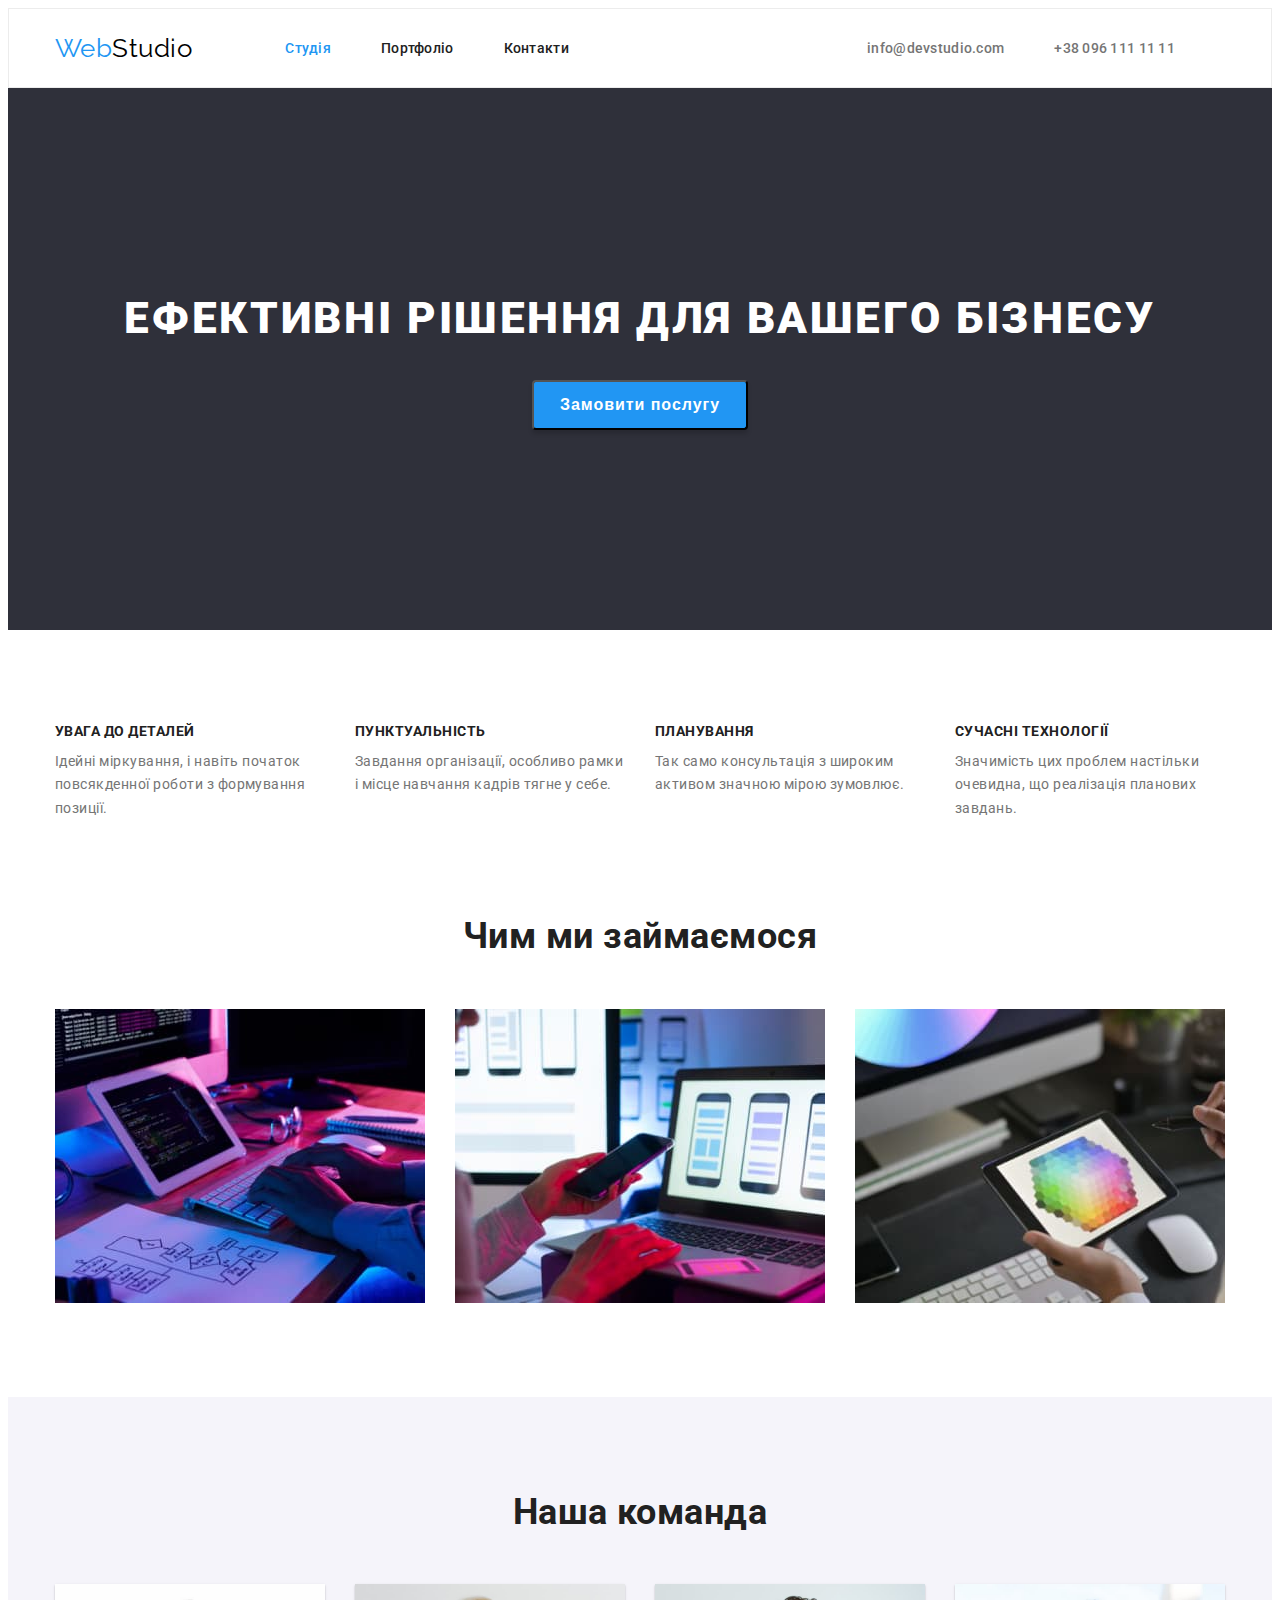
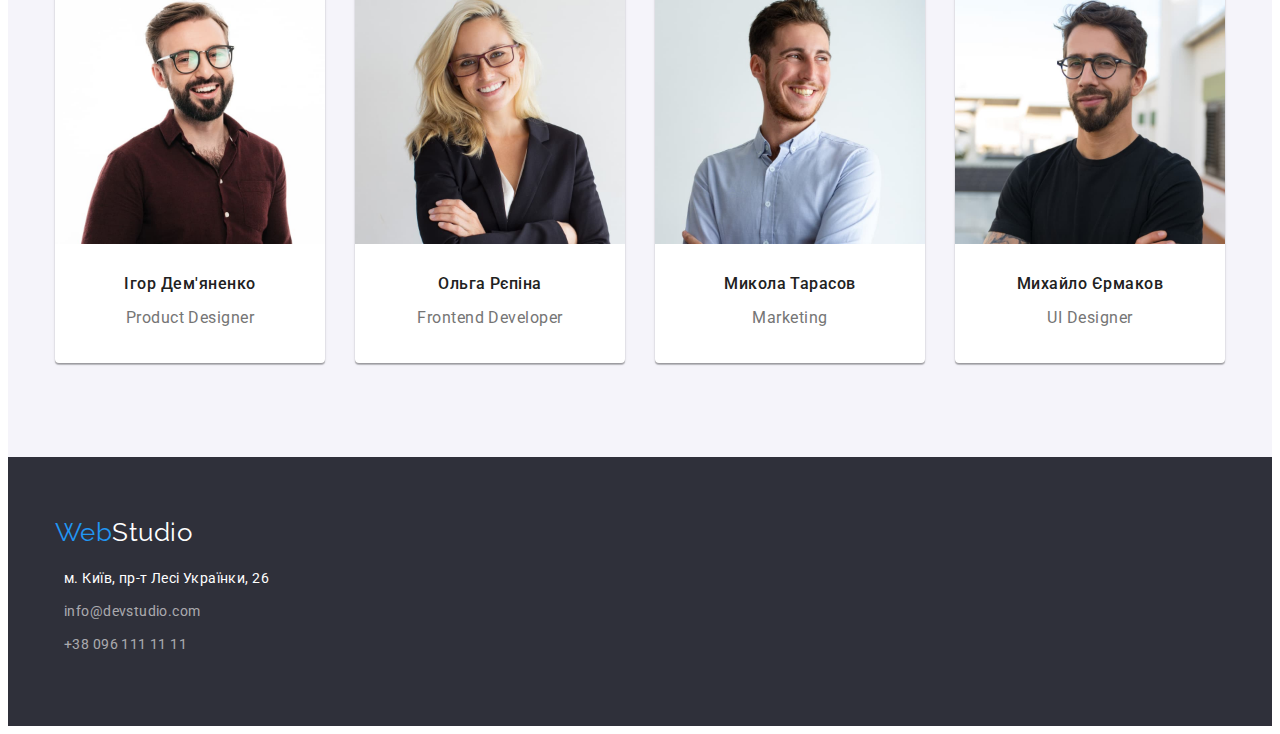
<file: index.html>
<!DOCTYPE html>
<html lang="uk">
<head>
    <meta charset="UTF-8" />
    <title>index.html</title>
    <link href="https://fonts.googleapis.com/css2?family=Raleway:wght@700&family=Roboto:wght@400;500;700;900&display=swap" rel="stylesheet">
    <link
      rel="stylesheet"
      href="https://cdnjs.cloudflare.com/ajax/libs/modern-normalize/1.1.0/modern-normalize.min.css"
      integrity="sha512-wpPYUAdjBVSE4KJnH1VR1HeZfpl1ub8YT/NKx4PuQ5NmX2tKuGu6U/JRp5y+Y8XG2tV+wKQpNHVUX03MfMFn9Q=="
      crossorigin="anonymous"
      referrerpolicy="no-referrer"
     />
    <link rel="stylesheet" href="./css/styles.css">
</head>
<body>
   <!--Header-->   
   <header class="header-indent">
    <div class="container list-nav">  
       <a href="./index.html" class="logo">Web<span class="logo-header">Studio</span></a>
      <nav>
        <ul class="site-nav container-list">
          <li class="item"><a href="" class="link current">Студія</a></li>
          <li class="item"><a href="./portfolio.html" class="link">Портфоліо</a></li>
          <li class="item"><a href="" class="link">Контакти</a></li>
        </ul>  
      </nav>    
        <ul class="container-list">
          <li class="item"><a href="mailto:info@devstudio.com" class="contacts">info@devstudio.com</a></li>
          <li class="item"><a href="tel:+380961111111" class="contacts">+38 096 111 11 11</a></li>
        </ul>
    </div>
  </header>
 <!--Main-->
 <main>
    <!--Hero-->
     <section class="hero section-hero">
        <div class="container">
            <h1 class="hero-title">ЕФЕКТИВНІ РІШЕННЯ ДЛЯ ВАШЕГО БІЗНЕСУ</h1>
            <button type="button" class="button"><span class="button-text">Замовити послугу</span></button>
        </div>    
     </section>
  <!--Наші переваги-->
     <section class="section">
        <div class="container">
            <h2 class="section-title visually-hidden">Наші переваги</h2>
         <ul class="feature-list">
            <li class="feature-text">
                <h3 class="title">УВАГА ДО ДЕТАЛЕЙ</h3>
                <p>Ідейні міркування, і навіть початок повсякденної роботи з формування позиції.</p>
            </li>
            <li class="feature-text">
                <h3 class="title">ПУНКТУАЛЬНІСТЬ</h3>
                <p>Завдання організації, особливо рамки і місце навчання кадрів тягне у себе.</p>
            </li>
            <li class="feature-text">
                <h3 class="title">ПЛАНУВАННЯ</h3>
                <p>Так само консультація з широким активом значною мірою зумовлює.</p>
            </li>
            <li class="feature-text">
                <h3 class="title">СУЧАСНІ ТЕХНОЛОГІЇ</h3>
                <p>Значимість цих проблем настільки очевидна, що реалізація планових завдань.</p>
            </li>
        </ul>
        </div>
     </section>
  <!--Чим ми займаємося-->     
     <section class="section-line">
      <div class="container">
       <h2 class="section-title">Чим ми займаємося</h2>
        <ul class="title-img">
            <li class="img"><img src="./images/images/img(4).jpg" alt="img" width="370"></li>
            <li class="img"><img src="./images/images/img(5).jpg" alt="img" width="370"></li>
            <li><img src="./images/images/img(6).jpg" alt="img" width="370"></li>
        </ul>
      </div>
     </section>
  <!--Наша команда-->     
     <section class="section team-bckg">
        <div class="container">
           <h2 class="section-title our-team">Наша команда</h2>
            <ul class="team-list">
                <li class="team-img"><img src="./images/images/img.jpg" alt="Ігор Дем'яненко" width="270">
                   <div class="team"> 
                    <h3 class="team-title">Ігор Дем'яненко</h3>
                    <p class="team-text">Product Designer</p>
                   </div> 
                </li>
                <li class="team-img"><img src="./images/images/img(1).jpg" alt="Ольга Рєпіна" width="270">
                   <div class="team">
                    <h3 class="team-title">Ольга Рєпіна</h3>
                    <p class="team-text">Frontend Developer</p>
                   </div> 
                </li>
                <li class="team-img"><img src="./images/images/img(2).jpg" alt="Микола Тарасов" width="270">
                   <div class="team">
                    <h3 class="team-title">Микола Тарасов</h3>
                    <p class="team-text">Marketing</p>
                   </div>
                </li>
                <li class="team-img"><img src="./images/images/img(3).jpg" alt="Михайло Єрмаков" width="270">
                   <div class="team">
                    <h3 class="team-title">Михайло Єрмаков</h3>
                    <p class="team-text">UI Designer</p>
                   </div>                
                </li>
            </ul>
        </div>    
     </section>
  </main>
  <!--Footer-->
  <footer class="footer-background footer-indent">
    <div class="container">
        <a href="./index.html" class="logo">Web<span class="logo-footer">Studio</span></a>
         <address>
            <ul class="footer-style contacts-indent">
                <li class="contacts-text"><a href="https://goo.gl/maps/eGRj9WZt3pjUke1s7" target="_blank" rel="noopener noreferrer" class="contacts location"> м. Київ, пр-т Лесі Українки, 26</a></li>
                <li class="contacts-text"><a href="mailto:info@devstudio.com" class="contacts contacts-footer">info@devstudio.com</a></li>
                <li class="contacts-text "><a href="tel:+380961111111" class="contacts contacts-footer contacts-tel">+38 096 111 11 11</a></li>
              </ul>
         </address>
    </div>     
 </footer>
</body>
</html>
</file>
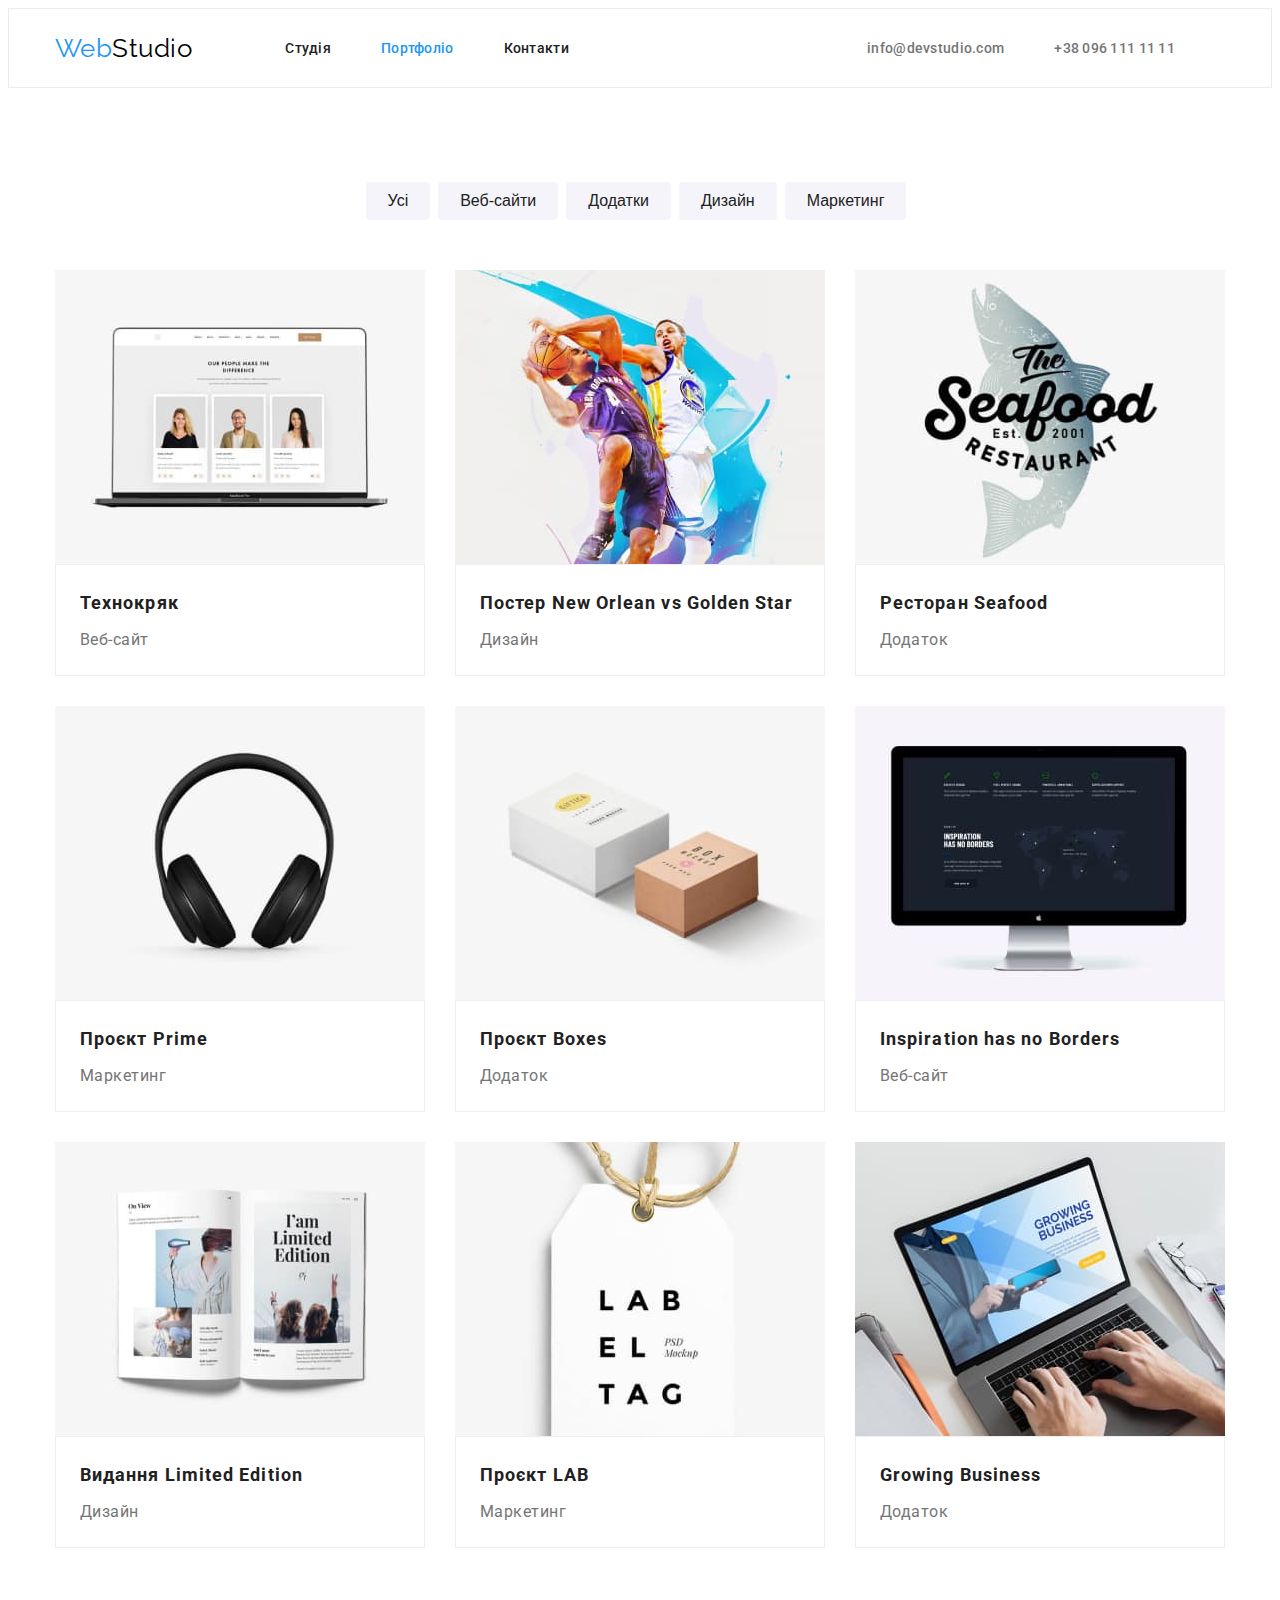
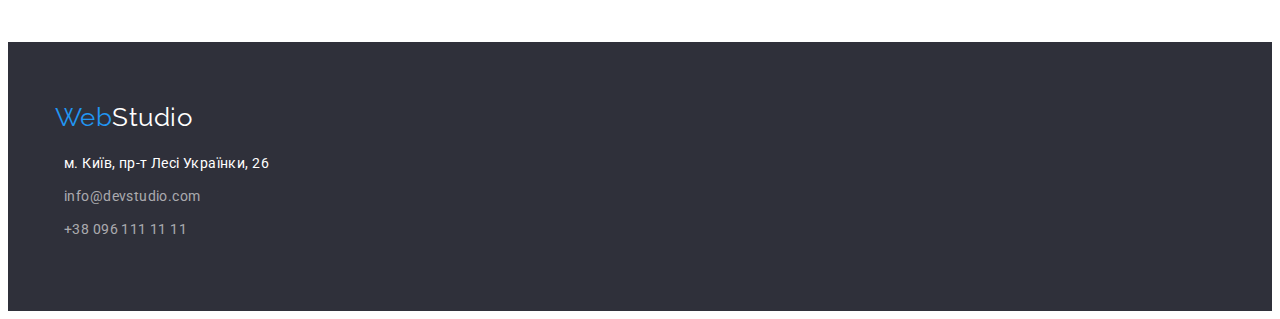
<file: portfolio.html>
<!DOCTYPE html>
<html lang="en">
 <head>
    <meta charset="UTF-8" />
    <title>portfolio</title>
    <link href="https://fonts.googleapis.com/css2?family=Raleway:wght@700&family=Roboto:wght@400;500;700;900&display=swap" rel="stylesheet">
    <link
    rel="stylesheet"
    href="https://cdnjs.cloudflare.com/ajax/libs/modern-normalize/1.1.0/modern-normalize.min.css"
    integrity="sha512-wpPYUAdjBVSE4KJnH1VR1HeZfpl1ub8YT/NKx4PuQ5NmX2tKuGu6U/JRp5y+Y8XG2tV+wKQpNHVUX03MfMFn9Q=="
    crossorigin="anonymous"
    referrerpolicy="no-referrer"
    />
    <link rel="stylesheet" href="./css/styles.css">
 </head>
 <body>
<!--Header-->
  <header class="header-indent">
    <div class="container list-nav">  
       <a href="./index.html" class="logo">Web<span class="logo-header">Studio</span></a>
      <nav>
        <ul class="site-nav container-list">
          <li class="item"><a href="./index.html" class="link">Студія</a></li>
          <li class="item"><a href="" class="link current">Портфоліо</a></li>
          <li class="item"><a href="" class="link">Контакти</a></li>
        </ul>  
      </nav>    
        <ul class="container-list">
          <li class="item"><a href="mailto:info@devstudio.com" class="contacts">info@devstudio.com</a></li>
          <li class="item"><a href="tel:+380961111111" class="contacts">+38 096 111 11 11</a></li>
        </ul>
    </div>
  </header>
  <main>
     <section class="section">
        <div class="container">
           <h2 class="visually-hidden">Наше портфоліо</h2>    
           <ul class="button-indent">
              <li class="button-portfolio"><button type="button" class="filter">Усі</button></li>
              <li class="button-portfolio"><button type="button" class="filter">Веб-сайти</button></li>
              <li class="button-portfolio"><button type="button" class="filter">Додатки</button></li>
              <li class="button-portfolio"><button type="button" class="filter">Дизайн</button></li>
              <li class="button-portfolio"><button type="button" class="filter">Маркетинг</button></li> 
           </ul>  
            <ul class="portfolio-list">
               <li class="portfolio-img"><img src="./images/images-portfolio/img(7).jpg" alt="Технокряк" width="370">
                   <div class="portfolio-div">
                    <h3 class="portfolio-title">Технокряк</h3>
                     <p>Веб-сайт</p>
                   </div> 
                  </li>
               <li class="portfolio-img"><img src="./images/images-portfolio/img(8).jpg" alt="Постер New Orlean vs Golden Star" width="370">
                   <div class="portfolio-div">
                    <h3 class="portfolio-title">Постер New Orlean vs Golden Star</h3>
                     <p>Дизайн</p>
                   </div>   
                  </li>
               <li class="portfolio-img"><img src="./images/images-portfolio/img(9).jpg" alt="Ресторан Seafood" width="370">
                   <div class="portfolio-div">
                    <h3 class="portfolio-title">Ресторан Seafood</h3>
                     <p>Додаток</p>
                   </div> 
                  </li>
               <li class="portfolio-img"><img src="./images/images-portfolio/img(10).jpg" alt="Проєкт Prime" width="370">
                   <div class="portfolio-div">
                   <h3 class="portfolio-title">Проєкт Prime</h3>
                    <p>Маркетинг</p>
                   </div> 
                  </li>
               <li class="portfolio-img"><img src="./images/images-portfolio/img(11).jpg" alt="Проєкт Boxes" width="370">
                   <div class="portfolio-div">
                    <h3 class="portfolio-title">Проєкт Boxes</h3>
                     <p>Додаток</p>
                   </div> 
                  </li>
               <li class="portfolio-img"><img src="./images/images-portfolio/img(12).jpg" alt="Inspiration has no Borders" width="370">
                   <div class="portfolio-div">
                    <h3 class="portfolio-title">Inspiration has no Borders</h3>
                     <p>Веб-сайт</p>
                   </div> 
                  </li>
               <li class="portfolio-img"><img src="./images/images-portfolio/img(13).jpg" alt="Видання Limited Edition" width="370">
                   <div class="portfolio-div">
                    <h3 class="portfolio-title">Видання Limited Edition</h3>
                     <p>Дизайн</p>
                   </div> 
                  </li>
               <li class="portfolio-img"><img src="./images/images-portfolio/img(14).jpg" alt="Проєкт LAB" width="370">
                   <div class="portfolio-div">
                    <h3 class="portfolio-title">Проєкт LAB</h3>
                     <p>Маркетинг</p>
                   </div> 
                  </li>
               <li class="portfolio-img"><img src="./images/images-portfolio/img(15).jpg" alt="Growing Business" width="370">
                   <div class="portfolio-div">
                    <h3 class="portfolio-title">Growing Business</h3>
                     <p>Додаток</p>
                   </div> 
                  </li>
           </ul>
        </div>
     </section>
  </main>
<!--Footer-->   
<footer class="footer-background footer-indent">
  <div class="container">
      <a href="./index.html" class="logo">Web<span class="logo-footer">Studio</span></a>
       <address>
          <ul class="footer-style contacts-indent">
              <li class="contacts-text"><a href="https://goo.gl/maps/eGRj9WZt3pjUke1s7" target="_blank" rel="noopener noreferrer" class="contacts location"> м. Київ, пр-т Лесі Українки, 26</a></li>
              <li class="contacts-text"><a href="mailto:info@devstudio.com" class="contacts contacts-footer">info@devstudio.com</a></li>
              <li class="contacts-text "><a href="tel:+380961111111" class="contacts contacts-footer contacts-tel">+38 096 111 11 11</a></li>
            </ul>
       </address>
  </div>     
</footer>
 </body>
</html>
</file>
<file: css/styles.css>
* {
    box-sizing: border-box;
}


:root {
    --primary-text-color: #000000;
    --title-text-color: #212121 ;
    --accent-color: #2196F3 ;
    --contact-text-color: #757575;
    --body-color: #FFFFFF;
    --background-primary-color: #2F303A;
    --filter-text-color: #F5F4FA;
    --contacts-footer-color: rgba(255, 255, 255, 0.6);
}

p,
h1,
h2,
h3,
h4,
h5,
h6 {
    margin: 0;
}


ul,ol{
    margin: 0;
    padding-left: 0;
}

img {
    display: block;
}



/*Body*/

body {
    font-family: "Roboto", sans-serif;
    color: var(--title-text-color);
    background-color: var(--body-color);
    letter-spacing: 0.03em;
}

ul {
    list-style: none;
}


.container {
    width: 1200px;
    padding-left: 15px;
    padding-right: 15px;
    margin: 0 auto;
}

.list {
    padding: 0;
    margin: 0;
    list-style: none;
}


/*Header*/

.header-indent {
    display: flex;
    align-items: center;
    height: 80px;
    border: 1px solid #ECECEC;
}

/*Logo*/

.logo {
    margin-right: 93px;
    color: var(--accent-color);
    font-family: "Raleway", sans-serif;
    font-size: 26px;
    line-height: 1,19;
    text-decoration: none;
}

.logo-header {
    color: var(--primary-text-color);
}


/* Site nav*/

.site-nav .link {
    color: var(--title-text-color);
    font-weight: 500;
    font-size: 14px;
    line-height: 1.15;
    letter-spacing: 0.02em;
    text-decoration: none;
}

.site-nav .link:hover,
.site-nav .link:focus {
    color: var(--accent-color);
}

.site-nav .link.current {
    color: var(--accent-color);
}

.list-nav {
    display: flex;
    align-items: center;

}

.container-list {
    display: flex;
    padding-top: 24px;
    padding-bottom: 25px;
    margin-left: auto;

} 

.item {
    margin-right: 50px;
}



/*Contacts*/

.contacts { 
    color: var(--contact-text-color);
    font-weight: 500;
    font-size: 14px;
    line-height: 1.15;
    letter-spacing: 0.02em;
    text-decoration: none;
}
.contacts:hover,
.contacts:focus {
    color: var(--accent-color);
}

/*Hero*/


.section-hero {
    padding-top: 200px;
    padding-bottom: 200px;
}

.hero {
    background-color: var(--background-primary-color);
    text-align: center;
}
 
.hero-title {
    margin-bottom: 30px;
    color: var(--body-color);
    font-weight: 900;
    font-size: 44px;
    line-height: 1.4;
    text-align: center;
    letter-spacing: 0.06em;
}

/*Button*/

.button {
    width: 216px;
    height: 50px;
    color: var(--body-color);
    background-color:var(--accent-color);
    font-weight: 700;
    font-size: 16px;
    line-height: 1.88;
    cursor: grabbing;
    align-items: center;
    text-align: center;
    letter-spacing: 0.06em;
    box-shadow: 0px 4px 4px rgba(0, 0, 0, 0.15);
    border-radius: 4px;
}

.button-text {
    padding: 10px;
    width: 152px;
    height: 30px;
}

/*Section*/

.section {
    padding-top: 94px;
    padding-bottom: 94px;
}

.section-title {
    margin-bottom: 50px;
    color: var(--title-text-color);
    font-weight: 700;
    font-size: 36px;
    line-height: 1.2;
    text-align: center;
}

.visually-hidden {
    position: absolute;
    width: 1px;
    height: 1px;
    margin: -1px;
    border: 0;
    padding: 0;
    white-space: nowrap;
    clip-path: inset(100%);
    clip: rect(0 0 0 0);
    overflow: hidden;
}


/*Features*/

.feature-list {
    display: flex;
    color: var(--contact-text-color);
    font-weight: 400;
    font-size: 14px;
    line-height: 1.71;
}

.feature-text {
    margin-right: 30px;
}

.title {
    margin-bottom: 10px;
    color: var(--title-text-color);
    font-weight: 700;
    font-size: 14px;
    line-height: 1.14;
    width: 270px;
}

.title-img {
    display: flex;
}

.img {
    margin-right: 30px;
}

.section-line {
    padding-bottom: 94px;
}

/*Team*/

.team-bckg {
    background-color: var(--filter-text-color);
}

.team-list {
    display: flex;
    color: var(--contact-text-color);
    font-weight: 400;
    font-size: 16px;
    line-height: 1.9;
}

.our-team {
    margin-bottom: 50px;
}

.team-img {
    margin-right: 30px;
    box-shadow: 0px 1px 3px rgba(0, 0, 0, 0.12), 0px 1px 1px rgba(0, 0, 0, 0.14), 0px 2px 1px rgba(0, 0, 0, 0.2);
    border-radius: 0px 0px 4px 4px;
    background-color: var(--body-color);
}


.team {
    padding-top: 30px;
    padding-bottom: 30px;
}

.team-title { 
    color: var(--title-text-color);
    font-weight: 500;
    font-size: 16px;
    line-height: 1.19;
    text-align: center;
}

.team-text {
    margin-top: 10px;;
    text-align: center;
}


/*Footer*/

.footer-background {
    background-color: var(--background-primary-color);
}

.footer-indent {
    padding-top: 60px;
    padding-bottom: 60px;
}

.logo-footer {
    color: var(--body-color);
}

.contacts-indent {
    margin-top: 20px;
}

.location {
    color: var(--body-color);
    font-family: 'Roboto';
    font-style: normal;
    font-weight: 400;
    font-size: 14px;
    line-height: 1.71;
    letter-spacing: 0.03em;
    margin-bottom: 9px;
}

.contacts-footer {
    color: var(--contacts-footer-color);
    font-family: 'Roboto';
    font-style: normal;
    font-weight: 400;
    font-size: 14px;
    line-height: 1.71;
    letter-spacing: 0.03em;
}

.contacts-text {
    margin: 9px;
}

.contacts-tel {
    margin: 0;
}


/*Portfolio*/

/*Filters*/


.button-indent {
    justify-content: center;
    display: flex;
    margin-bottom: 50px;;
}

.button-portfolio {
    margin-right: 8px;
}

.filter {
    padding: 6px 22px;
    color: var(--title-text-color);
    background-color: var(--filter-text-color);
    font-weight: 500;
    font-size: 16px;
    line-height: 1.63;
    cursor: grabbing;
    border-radius: 4px;
    border: transparent;
}

.filter:hover,
.filter:focus{
    color: var(--body-color);
    background-color: var(--accent-color);
}


/*Portfolio-list*/

.portfolio-list {
    display: flex;
    flex-wrap: wrap;
    color: var(--contact-text-color);
    font-weight: 400;
    font-size: 16px;
    line-height: 1.88;
    letter-spacing: 0.03em;
    gap: 30px;
}

.portfolio-img {
    background: #FFFFFF;
}

.portfolio-div {
    padding: 20px 24px;
    border: 1px solid #EEEEEE;
}

.portfolio-title {
    margin-bottom: 4px;
    color: var(--title-text-color);
    font-weight: 700;
    font-size: 18px;
    line-height: 2;
    letter-spacing: 0.06em;
}
</file>
